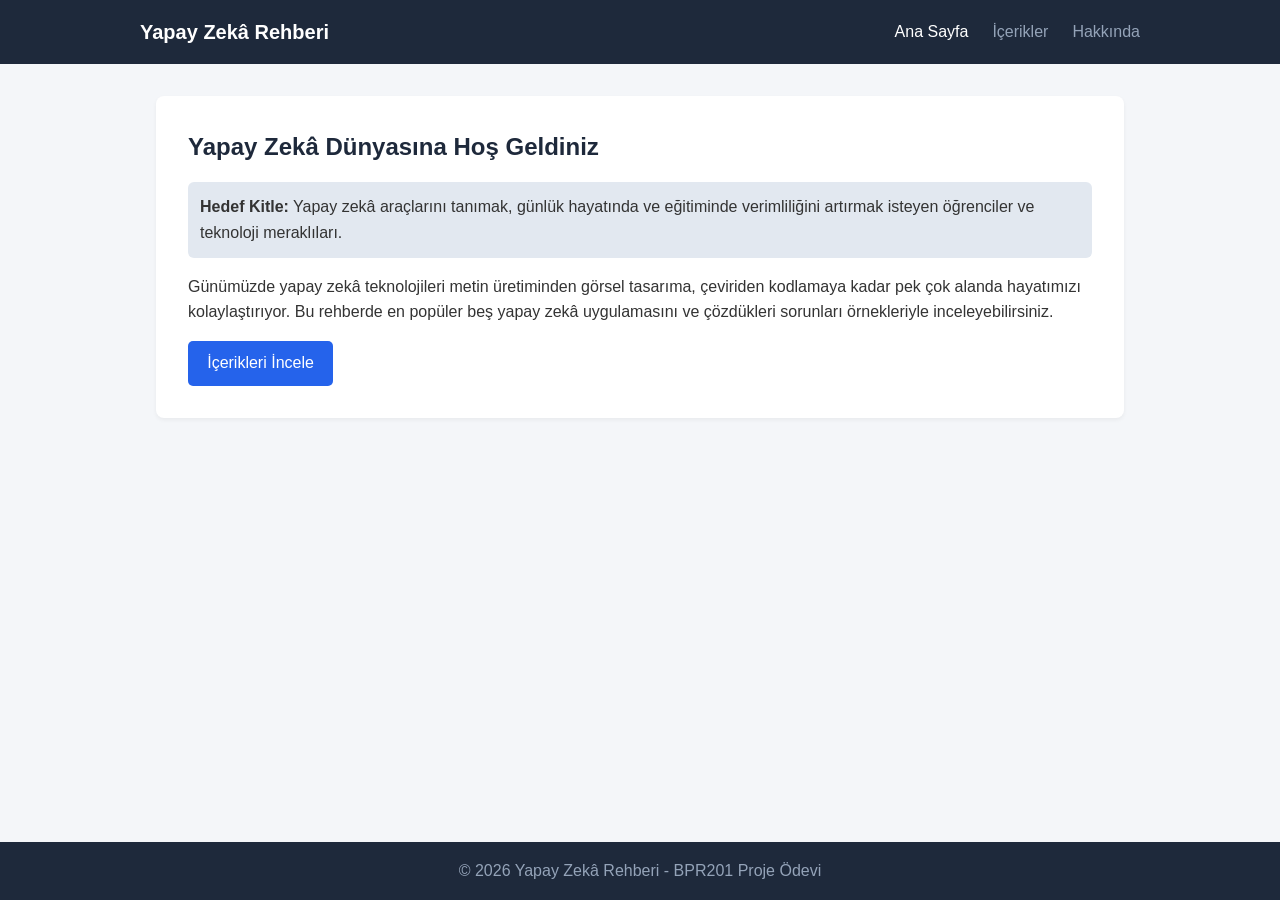
<file: index.html>
<!DOCTYPE html>
<html lang="tr">
<head>
    <meta charset="UTF-8">
    <meta name="viewport" content="width=device-width, initial-scale=1.0">
    <title>Yapay Zekâ Rehberi - Ana Sayfa</title>
    <link rel="stylesheet" href="style.css">
</head>
<body>
    <header>
        <nav class="navbar">
            <div class="logo">Yapay Zekâ Rehberi</div>
            <ul class="nav-links">
                <li><a href="index.html" class="active">Ana Sayfa</a></li>
                <li><a href="icerikler.html">İçerikler</a></li>
                <li><a href="hakkinda.html">Hakkında</a></li>
            </ul>
        </nav>
    </header>

    <main class="container">
        <section class="hero">
            <h1>Yapay Zekâ Dünyasına Hoş Geldiniz</h1>
            <p class="target-audience"><strong>Hedef Kitle:</strong> Yapay zekâ araçlarını tanımak, günlük hayatında ve eğitiminde verimliliğini artırmak isteyen öğrenciler ve teknoloji meraklıları.</p>
            <p>Günümüzde yapay zekâ teknolojileri metin üretiminden görsel tasarıma, çeviriden kodlamaya kadar pek çok alanda hayatımızı kolaylaştırıyor. Bu rehberde en popüler beş yapay zekâ uygulamasını ve çözdükleri sorunları örnekleriyle inceleyebilirsiniz.</p>
            <a href="icerikler.html" class="btn">İçerikleri İncele</a>
        </section>
    </main>

    <footer>
        <p>&copy; 2026 Yapay Zekâ Rehberi - BPR201 Proje Ödevi</p>
    </footer>
</body>
</html>
</file>
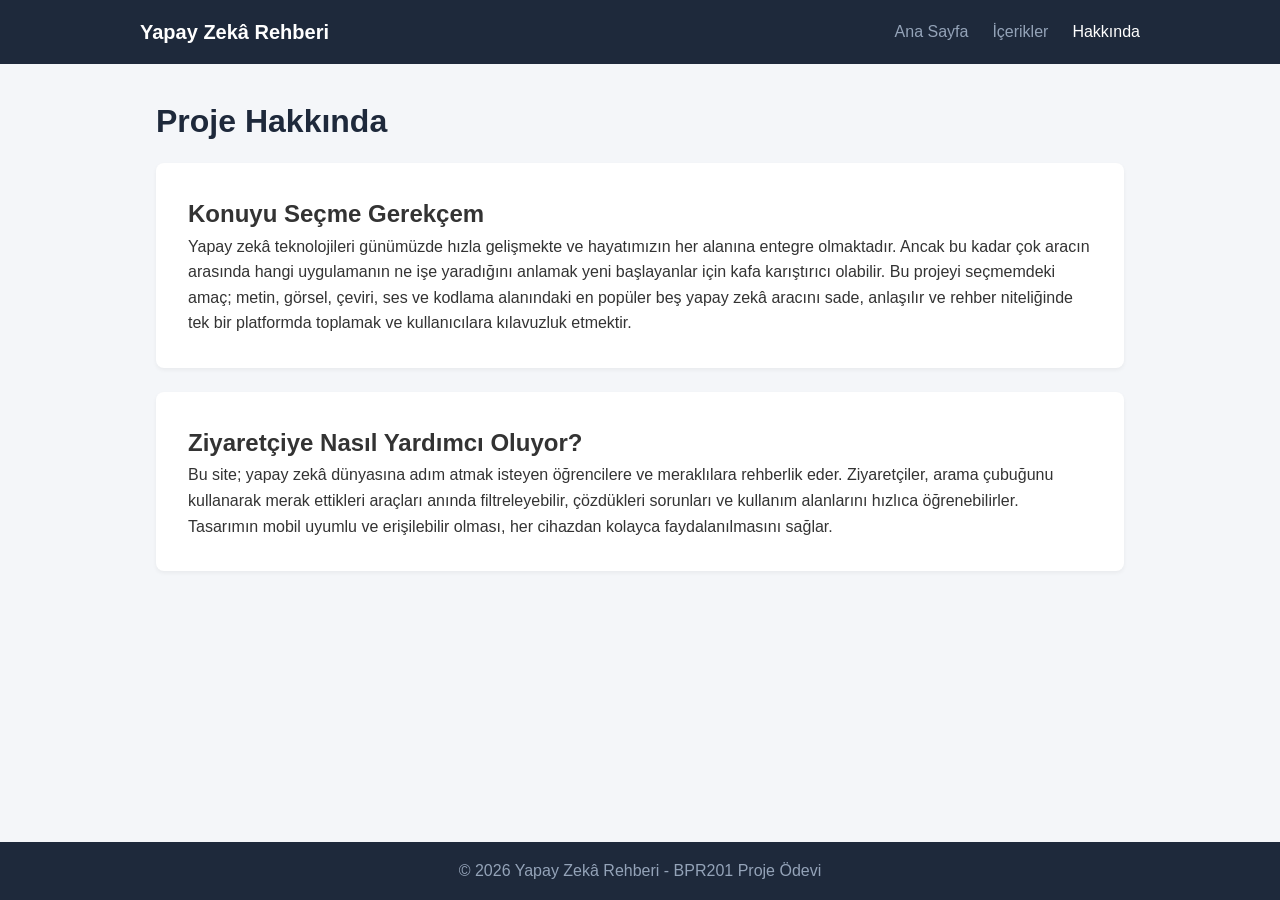
<file: hakkinda.html>
<!DOCTYPE html>
<html lang="tr">
<head>
    <meta charset="UTF-8">
    <meta name="viewport" content="width=device-width, initial-scale=1.0">
    <title>Yapay Zekâ Rehberi - Hakkında</title>
    <link rel="stylesheet" href="style.css">
</head>
<body>
    <header>
        <nav class="navbar">
            <div class="logo">Yapay Zekâ Rehberi</div>
            <ul class="nav-links">
                <li><a href="index.html">Ana Sayfa</a></li>
                <li><a href="icerikler.html">İçerikler</a></li>
                <li><a href="hakkinda.html" class="active">Hakkında</a></li>
            </ul>
        </nav>
    </header>

    <main class="container">
        <h1>Proje Hakkında</h1>
        
        <section class="about-section">
            <h2>Konuyu Seçme Gerekçem</h2>
            <p>Yapay zekâ teknolojileri günümüzde hızla gelişmekte ve hayatımızın her alanına entegre olmaktadır. Ancak bu kadar çok aracın arasında hangi uygulamanın ne işe yaradığını anlamak yeni başlayanlar için kafa karıştırıcı olabilir. Bu projeyi seçmemdeki amaç; metin, görsel, çeviri, ses ve kodlama alanındaki en popüler beş yapay zekâ aracını sade, anlaşılır ve rehber niteliğinde tek bir platformda toplamak ve kullanıcılara kılavuzluk etmektir.</p>
        </section>

        <section class="about-section">
            <h2>Ziyaretçiye Nasıl Yardımcı Oluyor?</h2>
            <p>Bu site; yapay zekâ dünyasına adım atmak isteyen öğrencilere ve meraklılara rehberlik eder. Ziyaretçiler, arama çubuğunu kullanarak merak ettikleri araçları anında filtreleyebilir, çözdükleri sorunları ve kullanım alanlarını hızlıca öğrenebilirler. Tasarımın mobil uyumlu ve erişilebilir olması, her cihazdan kolayca faydalanılmasını sağlar.</p>
        </section>
    </main>

    <footer>
        <p>&copy; 2026 Yapay Zekâ Rehberi - BPR201 Proje Ödevi</p>
    </footer>
</body>
</html>
</file>
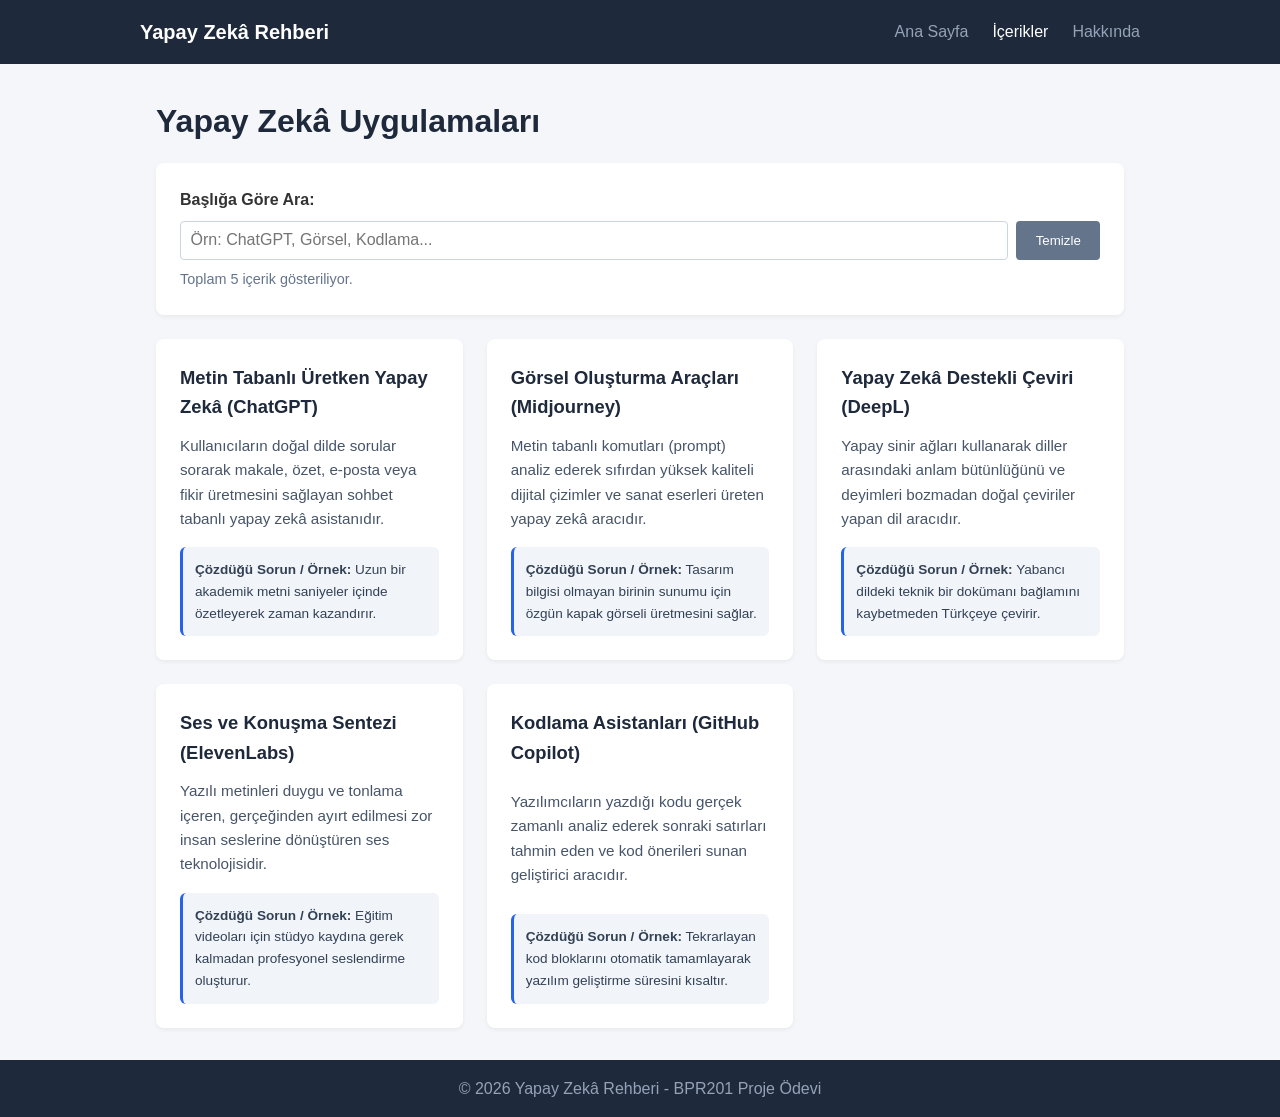
<file: icerikler.html>
<!DOCTYPE html>
<html lang="tr">
<head>
    <meta charset="UTF-8">
    <meta name="viewport" content="width=device-width, initial-scale=1.0">
    <title>Yapay Zekâ Rehberi - İçerikler</title>
    <link rel="stylesheet" href="style.css">
</head>
<body>
    <header>
        <nav class="navbar">
            <div class="logo">Yapay Zekâ Rehberi</div>
            <ul class="nav-links">
                <li><a href="index.html">Ana Sayfa</a></li>
                <li><a href="icerikler.html" class="active">İçerikler</a></li>
                <li><a href="hakkinda.html">Hakkında</a></li>
            </ul>
        </nav>
    </header>

    <main class="container">
        <h1>Yapay Zekâ Uygulamaları</h1>
        
        <div class="search-section">
            <label for="search-input">Başlığa Göre Ara:</label>
            <div class="search-controls">
                <input type="text" id="search-input" placeholder="Örn: ChatGPT, Görsel, Kodlama...">
                <button type="button" id="clear-btn">Temizle</button>
            </div>
            <p id="result-counter">Toplam 5 içerik gösteriliyor.</p>
        </div>

        <p id="empty-message" class="hidden">Aramanızla eşleşen bir içerik bulunamadı.</p>

        <div id="cards-container" class="cards-grid">
            <article class="card">
                <h2>Metin Tabanlı Üretken Yapay Zekâ (ChatGPT)</h2>
                <p>Kullanıcıların doğal dilde sorular sorarak makale, özet, e-posta veya fikir üretmesini sağlayan sohbet tabanlı yapay zekâ asistanıdır.</p>
                <span class="tag"><strong>Çözdüğü Sorun / Örnek:</strong> Uzun bir akademik metni saniyeler içinde özetleyerek zaman kazandırır.</span>
            </article>

            <article class="card">
                <h2>Görsel Oluşturma Araçları (Midjourney)</h2>
                <p>Metin tabanlı komutları (prompt) analiz ederek sıfırdan yüksek kaliteli dijital çizimler ve sanat eserleri üreten yapay zekâ aracıdır.</p>
                <span class="tag"><strong>Çözdüğü Sorun / Örnek:</strong> Tasarım bilgisi olmayan birinin sunumu için özgün kapak görseli üretmesini sağlar.</span>
            </article>

            <article class="card">
                <h2>Yapay Zekâ Destekli Çeviri (DeepL)</h2>
                <p>Yapay sinir ağları kullanarak diller arasındaki anlam bütünlüğünü ve deyimleri bozmadan doğal çeviriler yapan dil aracıdır.</p>
                <span class="tag"><strong>Çözdüğü Sorun / Örnek:</strong> Yabancı dildeki teknik bir dokümanı bağlamını kaybetmeden Türkçeye çevirir.</span>
            </article>

            <article class="card">
                <h2>Ses ve Konuşma Sentezi (ElevenLabs)</h2>
                <p>Yazılı metinleri duygu ve tonlama içeren, gerçeğinden ayırt edilmesi zor insan seslerine dönüştüren ses teknolojisidir.</p>
                <span class="tag"><strong>Çözdüğü Sorun / Örnek:</strong> Eğitim videoları için stüdyo kaydına gerek kalmadan profesyonel seslendirme oluşturur.</span>
            </article>

            <article class="card">
                <h2>Kodlama Asistanları (GitHub Copilot)</h2>
                <p>Yazılımcıların yazdığı kodu gerçek zamanlı analiz ederek sonraki satırları tahmin eden ve kod önerileri sunan geliştirici aracıdır.</p>
                <span class="tag"><strong>Çözdüğü Sorun / Örnek:</strong> Tekrarlayan kod bloklarını otomatik tamamlayarak yazılım geliştirme süresini kısaltır.</span>
            </article>
        </div>
    </main>

    <footer>
        <p>&copy; 2026 Yapay Zekâ Rehberi - BPR201 Proje Ödevi</p>
    </footer>

    <script src="script.js"></script>
</body>
</html>
</file>
<file: style.css>
* {
    margin: 0;
    padding: 0;
    box-sizing: border-box;
}

body {
    font-family: Arial, sans-serif;
    line-height: 1.6;
    background-color: #f4f6f9;
    color: #333;
    display: flex;
    flex-direction: column;
    min-height: 100vh;
}

header {
    background-color: #1e293b;
    color: #fff;
    padding: 1rem 2rem;
}

.navbar {
    display: flex;
    justify-content: space-between;
    align-items: center;
    max-width: 1000px;
    margin: 0 auto;
    flex-wrap: wrap;
}

.logo {
    font-size: 1.25rem;
    font-weight: bold;
}

.nav-links {
    list-style: none;
    display: flex;
    gap: 1.5rem;
}

.nav-links a {
    color: #94a3b8;
    text-decoration: none;
    font-weight: 500;
    transition: color 0.3s;
}

.nav-links a:hover,
.nav-links a.active {
    color: #fff;
}

.container {
    max-width: 1000px;
    margin: 2rem auto;
    padding: 0 1rem;
    flex: 1;
    width: 100%;
}

.hero, .about-section {
    background: #fff;
    padding: 2rem;
    border-radius: 8px;
    box-shadow: 0 2px 4px rgba(0,0,0,0.05);
    margin-bottom: 1.5rem;
}

.hero h1, h1 {
    color: #1e293b;
    margin-bottom: 1rem;
}

.target-audience {
    background: #e2e8f0;
    padding: 0.75rem;
    border-radius: 6px;
    margin-bottom: 1rem;
}

.btn {
    display: inline-block;
    background-color: #2563eb;
    color: white;
    padding: 0.6rem 1.2rem;
    border-radius: 5px;
    text-decoration: none;
    margin-top: 1rem;
    transition: background 0.3s;
}

.btn:hover {
    background-color: #1d4ed8;
}

/* Arama Bölümü Stilleri */
.search-section {
    background: #fff;
    padding: 1.5rem;
    border-radius: 8px;
    margin-bottom: 1.5rem;
    box-shadow: 0 2px 4px rgba(0,0,0,0.05);
}

.search-section label {
    display: block;
    font-weight: bold;
    margin-bottom: 0.5rem;
}

.search-controls {
    display: flex;
    gap: 0.5rem;
    margin-bottom: 0.5rem;
}

#search-input {
    flex: 1;
    padding: 0.6rem;
    border: 1px solid #cbd5e1;
    border-radius: 4px;
    font-size: 1rem;
}

#clear-btn {
    padding: 0.6rem 1.2rem;
    background-color: #64748b;
    color: white;
    border: none;
    border-radius: 4px;
    cursor: pointer;
}

#clear-btn:hover {
    background-color: #475569;
}

#result-counter {
    font-size: 0.9rem;
    color: #64748b;
}

.hidden {
    display: none;
}

#empty-message {
    background: #fee2e2;
    color: #991b1b;
    padding: 1rem;
    border-radius: 6px;
    margin-bottom: 1.5rem;
    text-align: center;
    font-weight: bold;
}

/* Kart Grid Tasarımı */
.cards-grid {
    display: grid;
    grid-template-columns: repeat(auto-fit, minmax(280px, 1fr));
    gap: 1.5rem;
}

.card {
    background: #fff;
    padding: 1.5rem;
    border-radius: 8px;
    box-shadow: 0 2px 4px rgba(0,0,0,0.05);
    display: flex;
    flex-direction: column;
    justify-content: space-between;
}

.card h2 {
    font-size: 1.15rem;
    color: #1e293b;
    margin-bottom: 0.75rem;
}

.card p {
    color: #475569;
    font-size: 0.95rem;
    margin-bottom: 1rem;
}

.tag {
    background: #f1f5f9;
    padding: 0.75rem;
    border-radius: 6px;
    font-size: 0.85rem;
    color: #334155;
    border-left: 3px solid #2563eb;
}

footer {
    background-color: #1e293b;
    color: #94a3b8;
    text-align: center;
    padding: 1rem;
    margin-top: auto;
}
</file>
